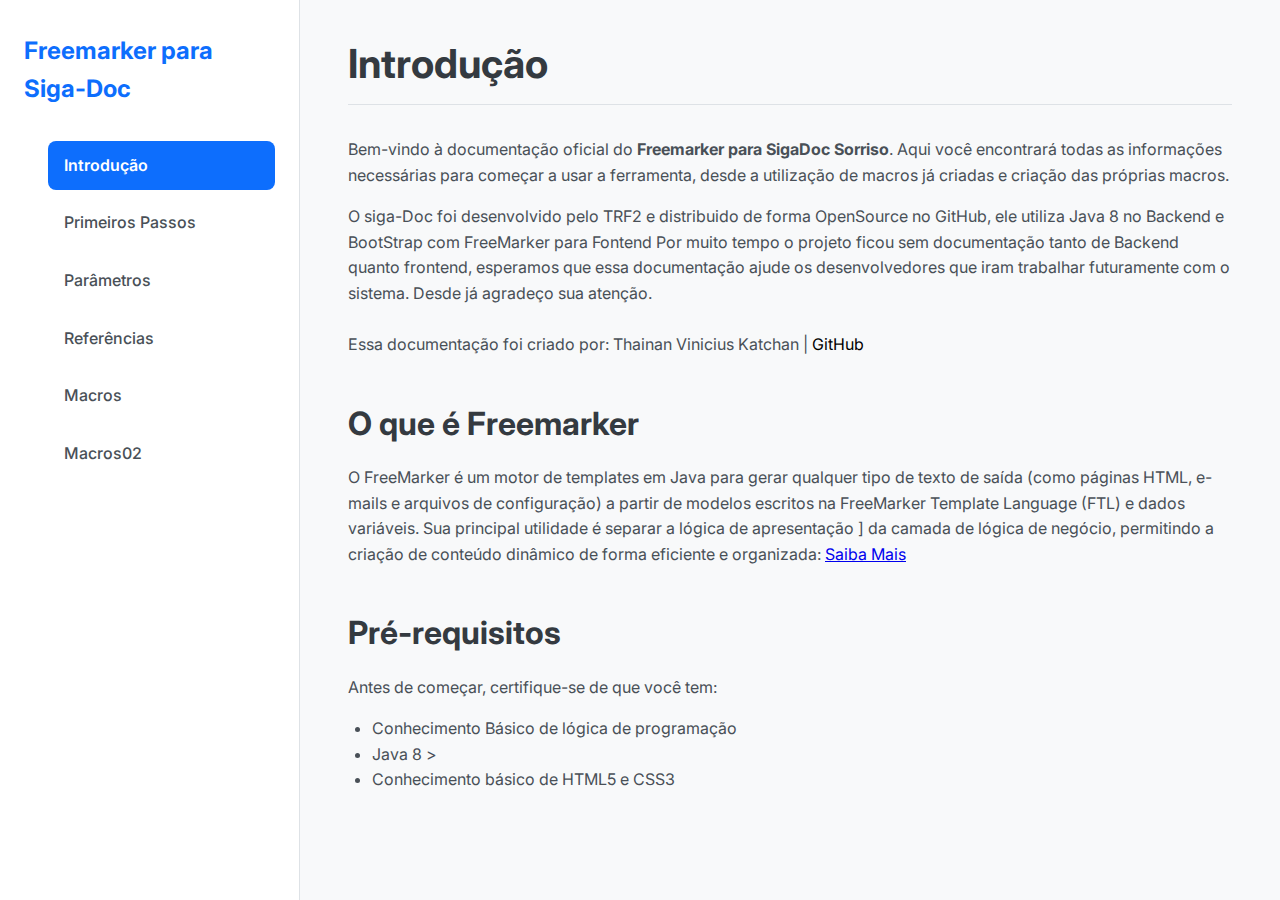
<file: Index.html>
<!DOCTYPE html>
<html lang="pt-BR">
<head>
    <meta charset="UTF-8">
    <meta name="viewport" content="width=device-width, initial-scale=1.0">
    <title>FreeMarker Sigadoc</title>
    <link rel="preconnect" href="https://fonts.googleapis.com">
    <link rel="preconnect" href="https://fonts.gstatic.com" crossorigin>
    <link href="https://fonts.googleapis.com/css2?family=Inter:wght@400;500;600;700&display=swap" rel="stylesheet">
    <link rel="stylesheet" href="style.css">
</head>
<body>

    <button class="menu-toggle" id="menu-toggle">
        <svg xmlns="http://www.w3.org/2000/svg" width="24" height="24" viewBox="0 0 24 24" fill="none" stroke="currentColor" stroke-width="2" stroke-linecap="round" stroke-linejoin="round"><line x1="3" y1="12" x2="21" y2="12"></line><line x1="3" y1="6" x2="21" y2="6"></line><line x1="3" y1="18" x2="21" y2="18"></line></svg>
    </button>
    
    <aside class="sidebar" id="sidebar">
        <div class="sidebar-header">
            Freemarker para Siga-Doc
        </div>
        <nav id="doc-nav">
            <ul>
                <li><a href="#introducao" class="nav-link active">Introdução</a></li>
                <li><a href="#primeiros-passos" class="nav-link">Primeiros Passos</a></li>
                <li><a href="#componentes" class="nav-link">Parâmetros</a></li>
                <li><a href="#api" class="nav-link">Referências</a></li>
                <li><a href="#contribuindo" class="nav-link">Macros</a></li>
                <li><a href="#contribuindo" class="nav-link">Macros02</a></li>
            </ul>
        </nav>
    </aside>

    <main class="main-content">
        <!-- Seção de Introdução -->
        <section id="introducao" class="content-section active">
            <h1>Introdução</h1>
            <p>Bem-vindo à documentação oficial do <strong>Freemarker para SigaDoc Sorriso</strong>. Aqui você encontrará todas as informações necessárias para começar a usar a ferramenta, desde a utilização de macros já criadas e criação das próprias macros.</p>
            <p>O siga-Doc foi desenvolvido pelo TRF2 e distribuido de forma OpenSource no GitHub, ele utiliza Java 8 no Backend e BootStrap com FreeMarker para Fontend
               Por muito tempo o projeto ficou sem documentação tanto de Backend quanto frontend, esperamos que essa documentação ajude os desenvolvedores que iram trabalhar futuramente com o sistema.
               Desde já agradeço sua atenção.
            </br></br>
               Essa documentação foi criado por: Thainan Vinicius Katchan | <a style="text-decoration: none; color: black;" href="https://github.com/ThainanViniciusKatchan">GitHub</a>   
            </p>

            <h2>O que é Freemarker</h2>
            <p>O FreeMarker é um motor de templates em Java para gerar qualquer tipo de texto de saída (como páginas HTML, e-mails e arquivos de configuração) 
                a partir de modelos escritos na FreeMarker Template Language (FTL) e dados variáveis. Sua principal utilidade é separar a lógica de apresentação ]
                da camada de lógica de negócio, permitindo a criação de conteúdo dinâmico de forma eficiente e organizada:
                <a href="https://freemarker.apache.org/index.html">Saiba Mais</a></p>

            <h2>Pré-requisitos</h2>
            <p>Antes de começar, certifique-se de que você tem:</p>
            <ul>
                <li>Conhecimento Básico de lógica de programação</li>
                <li>Java 8 ></li>
                <li>Conhecimento básico de HTML5 e CSS3</li>
            </ul>
        </section>

        <!-- Seção de Primeiros Passos -->
        <section id="primeiros-passos" class="content-section">
            <h1>Primeiros Passos</h1>
            <p>Siga estes passos para urilizar o FreeMarker em seu ambiente local.</p>

            <h2>Principais Macros (Já existentes no Siga-Doc)</h2>

            <h3>Macro Entrevista</h3>
            <p>Essa macro serve para a criaçõa de formulários, ela faz o trabalho de reconhecer as marcos de campo e traduzir para
                código html com BootStrap.
            </p>
            <pre>
                <code>
[@Entrevista]
[/@Entrevista]
                </code>
            </pre>
            
            <h3>Macro Documento</h3>
            <p> A macro Documento tem o papel de receber códigos HTML5 e CSS3, básicamente é ela quem vai mostrar seu modelo pronto formato de PDF. 
                
            </p>
            <pre>
                <code>
[@documento]
[/@documento]
                </code>
            </pre>

            <h3>Macro Cabeçalho</h3>
            <p>Essa macro é responsável por mostrar um cabeçalho no seu documento, por padrão o sistema vem com algun modelos prontos,
                como a macro [@EstiloBrasaoCentralizado], além de montar e exibir um cabeçalho essa macro também é responsável pela númeração das páginas,
                mostrar a classificação documental, receber o tipo de documento, e pode receber alguns parâmetros personalizados, como exibir a data na parte de
                cima ou de baixo do documento. 
            </p>
            <pre>
                <code>
[@EstiloBrasaoCentralizado]
[/@EstiloBrasaoCentralizado]
                </code>
            </pre>

            <h3>Macro Campo</h3>
            <p>A macro [@Campo] de forma geral é o que vai formar seu formulário, elas são responsáveis por criar inputs de diversos tipos,
                como texto, número, email, cpf, .etc, abordaremos para a frete os tipos de inputs que o sistema suporta nativamente. 
            </br></br>
            Perceba que essa macro se ínicia e fecha na mesma linha, sem a necessidade de um corpo.
            </p>
            <pre>
                <code>
[@campo/]
                </code>
            </pre>
            
        </section>

        <!-- Seção de Componentes -->
        <section id="componentes" class="content-section">
            <h1>Componentes</h1>
            <p>O projeto oferece uma variedade de componentes reutilizáveis para agilizar seu desenvolvimento.</p>

            <h2>Botão (Button)</h2>
            <p>Um componente de botão versátil que suporta vários estilos e eventos.</p>
            <pre><code>import { Button } from 'meu-projeto/ui';

function MeuApp() {
  return &lt;Button onClick={() => alert('Clicado!')}&gt;Clique Aqui&lt;/Button&gt;;
}</code></pre>
            
            <h2>Cartão (Card)</h2>
            <p>Use o componente Card para exibir conteúdo em um container visualmente agradável.</p>
            <pre><code>import { Card } from 'meu-projeto/ui';

function PerfilUsuario() {
  return (
    &lt;Card title="Usuário"&gt;
      &lt;p&gt;Este é o conteúdo dentro do card.&lt;/p&gt;
    &lt;/Card&gt;
  );
}</code></pre>
        </section>

        <!-- Seção de API -->
        <section id="api" class="content-section">
            <h1>Referência da API</h1>
            <p>Detalhes sobre os principais métodos disponíveis na nossa API.</p>
            
            <h3><code>meuProjeto.fetchData(id)</code></h3>
            <p>Busca dados de um recurso específico pelo ID.</p>
            <ul>
                <li><strong>Parâmetros:</strong> <code>id</code> (string) - O identificador único do recurso.</li>
                <li><strong>Retorna:</strong> Uma <code>Promise</code> que resolve com os dados do recurso.</li>
            </ul>
            <pre><code>meuProjeto.fetchData('user-123')
  .then(data => {
    console.log('Dados recebidos:', data);
  })
  .catch(error => {
    console.error('Falha ao buscar dados:', error);
  });</code></pre>
        </section>
        
        <!-- Seção de Contribuição -->
        <section id="contribuindo" class="content-section">
            <h1>Como Contribuir</h1>
            <p>Ficamos felizes com o seu interesse em contribuir! O projeto é de código aberto e qualquer ajuda é bem-vinda.</p>
            
            <h2>Reportando Bugs</h2>
            <p>Se você encontrar um bug, por favor, abra uma "issue" em nosso repositório no GitHub. Inclua o máximo de detalhes possível, como a versão que você está usando, os passos para reproduzir o erro e o que você esperava que acontecesse.</p>
            
            <h2>Sugestão de Melhorias</h2>
            <p>Para sugerir novas funcionalidades ou melhorias, você também pode abrir uma "issue" descrevendo sua ideia. Adoramos ouvir o feedback da comunidade!</p>
            
            <h2>Enviando um Pull Request</h2>
            <p>Para contribuir com código, siga os seguintes passos:</p>
            <ol>
                <li>Faça um "fork" do repositório.</li>
                <li>Crie uma nova "branch" para sua feature (<code>git checkout -b minha-feature</code>).</li>
                <li>Faça o "commit" de suas alterações (<code>git commit -m 'Adiciona nova feature'</code>).</li>
                <li>Envie para a sua branch (<code>git push origin minha-feature</code>).</li>
                <li>Abra um Pull Request no repositório principal.</li>
            </ol>
        </section>
    </main>

    <script src="script.js"></script>
</body>
</html>
</file>
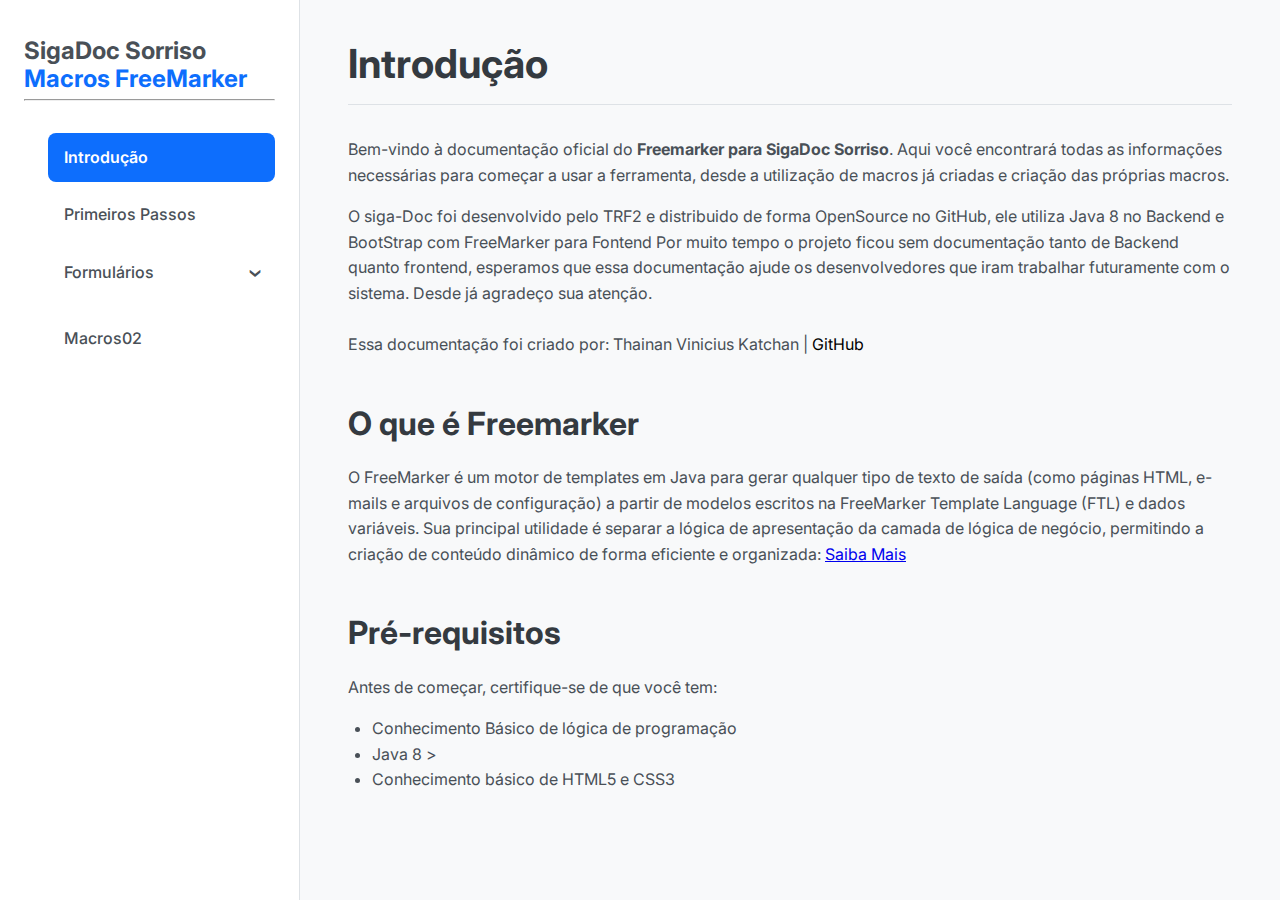
<file: index.html>
<!DOCTYPE html>
<html lang="pt-BR">

<head>
    <meta charset="UTF-8">
    <meta name="viewport" content="width=device-width, initial-scale=1.0">
    <title>FreeMarker Sigadoc</title>
    <link rel="preconnect" href="https://fonts.googleapis.com">
    <link rel="preconnect" href="https://fonts.gstatic.com" crossorigin>
    <link href="https://fonts.googleapis.com/css2?family=Inter:wght@400;500;600;700&display=swap" rel="stylesheet">
    <link rel="stylesheet" href="style.css">
</head>

<body>

    <button class="menu-toggle" id="menu-toggle">
        <svg xmlns="http://www.w3.org/2000/svg" width="24" height="24" viewBox="0 0 24 24" fill="none"
            stroke="currentColor" stroke-width="2" stroke-linecap="round" stroke-linejoin="round">
            <line x1="3" y1="12" x2="21" y2="12"></line>
            <line x1="3" y1="6" x2="21" y2="6"></line>
            <line x1="3" y1="18" x2="21" y2="18"></line>
        </svg>
    </button>

    <aside class="sidebar" id="sidebar">
        <div class="sidebar-header">
            <p style="margin-bottom: -10px;">SigaDoc Sorriso</p>
            Macros FreeMarker
            <hr>
        </div>
        <nav id="doc-nav">
            <ul>
                <li><a href="#introducao" class="nav-link active">Introdução</a></li>
                <li><a href="#primeiros-passos" class="nav-link">Primeiros Passos</a></li>

                <li class="dropdown">
                    <a href="#Entrevista" class="nav-link dropdown-toggle">Formulários</a>
                    <ul class="dropdown-menu">
                        <li><a href="#Entrevista" class="nav-link" style="margin-top: 5px;">Macro Campo</a></li>
                        <li><a href="#api" class="nav-link">Macro Entrevista e Grupo</a></li>
                        <li><a href="#contribuindo" class="nav-link">Usando HTML no formulário</a></li>
                        <li><a href="#FreeMarkerForm" class="nav-link">Usando freemarker no formulário</a></li>
                    </ul>
                </li>
                <li><a href="#macros02" class="nav-link">Macros02</a></li>
            </ul>
        </nav>
    </aside>

    <main class="main-content">
        <section id="introducao" class="content-section active">
            <h1>Introdução</h1>
            <p>Bem-vindo à documentação oficial do <strong>Freemarker para SigaDoc Sorriso</strong>. Aqui você
                encontrará todas as informações necessárias para começar a usar a ferramenta, desde a utilização de
                macros já criadas e criação das próprias macros.</p>
            <p>O siga-Doc foi desenvolvido pelo TRF2 e distribuido de forma OpenSource no GitHub, ele utiliza Java 8 no
                Backend e BootStrap com FreeMarker para Fontend
                Por muito tempo o projeto ficou sem documentação tanto de Backend quanto frontend, esperamos que essa
                documentação ajude os desenvolvedores que iram trabalhar futuramente com o sistema.
                Desde já agradeço sua atenção.
                </br></br>
                Essa documentação foi criado por: Thainan Vinicius Katchan | <a target="_blank"
                    style="text-decoration: none; color: black;"
                    href="https://github.com/ThainanViniciusKatchan">GitHub</a>
            </p>

            <h2>O que é Freemarker</h2>
            <p>O FreeMarker é um motor de templates em Java para gerar qualquer tipo de texto de saída (como páginas
                HTML, e-mails e arquivos de configuração)
                a partir de modelos escritos na FreeMarker Template Language (FTL) e dados variáveis. Sua principal
                utilidade é separar a lógica de apresentação
                da camada de lógica de negócio, permitindo a criação de conteúdo dinâmico de forma eficiente e
                organizada:
                <a target="_blank" href="https://freemarker.apache.org/index.html">Saiba Mais</a>
            </p>

            <h2>Pré-requisitos</h2>
            <p>Antes de começar, certifique-se de que você tem:</p>
            <ul>
                <li>Conhecimento Básico de lógica de programação</li>
                <li>Java 8 ></li>
                <li>Conhecimento básico de HTML5 e CSS3</li>
            </ul>
        </section>

        <section id="primeiros-passos" class="content-section">

            <h1>Primeiros Passos</h1>
            <p>Siga estes passos para utilizar o FreeMarker em seu ambiente local.</p>

            <h2>Principais Macros (Já existentes no Siga-Doc)</h2>
            <hr>
            <h3 id="campoPrimeirosPassos">Macro Campo</h3>
            <p>A macro [@campo/] de forma geral é o que vai formar seu formulário, elas são responsáveis por criar
                inputs de diversos tipos,
                como texto, número, email, cpf, .etc, abordaremos para a frete os tipos de inputs que o sistema suporta
                nativamente.
                </br></br>
                Perceba que essa macro se ínicia e fecha na mesma linha, sem a necessidade de um corpo.
            </p>

            <pre>
                <code>
[@campo/]</code>
            </pre>
            <hr>
            <h3 id="campoPrimeirosPassos">Macro Grupo</h3>
            <p>A macro [@grupo/] ajuda a organizar seus campos em grupos com um titulo e separados por uma linha, ela
                contem um corpo, onde ficara as macros de campo.
            </p>
            <pre>
                <code>
[@grupo]
[/@grupo]</code>

            </pre>
            <hr>
            <h3 id="EntrevistaPrimeirosPassos">Macro Entrevista</h3>
            <p>Essa macro serve para a criaçõa de formulários, ela faz o trabalho de reconhecer as marcos de campo e
                traduzir para
                código html com BootStrap.
            </p>
            <pre>
                <code>
[@Entrevista]
[/@Entrevista]</code>
            </pre>
            <hr>
            <h3>Macro Documento</h3>
            <p> A macro Documento tem o papel de receber códigos HTML5 e CSS3, básicamente é ela quem vai mostrar seu
                modelo pronto formato de PDF.

            </p>
            <pre>
                <code>
[@documento]
[/@documento]</code>
            </pre>
            <hr>
            <h3>Macro Cabeçalho</h3>
            <p>Essa macro é responsável por mostrar um cabeçalho no seu documento, por padrão o sistema vem com algun
                modelos prontos,
                como a macro [@estiloBrasaoCentralizado], além de montar e exibir um cabeçalho essa macro também é
                responsável pela númeração das páginas,
                mostrar a classificação documental, receber o tipo de documento, e pode receber alguns parâmetros
                personalizados, como exibir a data na parte de
                cima ou de baixo do documento.
            </p>
            <pre>
                <code>
[@estiloBrasaoCentralizado]
[/@estiloBrasaoCentralizado]</code>
            </pre>
        </section>

        <!-- Parte sobre Formulários -->
        <section id="Entrevista" class="content-section">
            <h1>Como usar a macro [@campo/]</h1>
            <p>Como dito anteriormente a macro [@campo/] não terá um corpo ela ínicia e acaba na mesma linha sendo
                fechada por uma "/",
                Essa macro suporta alguns parâmetros os quais podem variar dependendo do tipo do campo, porém todos os
                campos compartilham parâmetros entre eles os quais são:
                </br></br>
            <details>
                <summary class="DropTextclick">Parâmetros</summary>
                <div style="margin-left: 8px;">
                    <strong>tipo=""</strong></br>
                    <strong>var=""</strong></br>
                    <strong>titulo=""</strong></br>
                    <strong>default=""</strong></br>
                    <strong>obrigatorio=""</strong></br>
                    <strong>maxcaracteres=""</strong></br>
                    <strong>reler=""</strong></br>
                    <strong>atts=""</strong></br>
                </div>
            </details>
            </p>

            <h2>Parâmetro (tipo)</h2>
            <p>Como o próprio nome descreve, nele você irá escolher o tipo de campo, podendo ser:
            <details>
                <summary class="DropTextclick">Tipos de Campo</summary>
                <ol style="text-align: start; padding-bottom: 10px; margin-left: 8px;">
                    <li><strong>texto:</strong> Campo de texto padrão</li>
                    <li><strong>numero:</strong> Campo de texto para entrada de número inteiro</li>
                    <li><strong>oculto:</strong> Campo do tipo "hidden" do HTML</li>
                    <li><strong>cpf:</strong> Campo de texto para entrada de CPF</li>
                    <li><strong>memo:</strong> Campo do tipo "textarea" do HTML</li>
                    <li><strong>editor:</strong> Campo para mostrar o CKEditor</li>
                    <li><strong>cnpj:</strong> Campo de texto para entrada de CNPJ</li>
                    <li><strong> selecao:</strong> Campo do tipo "select" do HTML, para as opções se usa o parâmetro
                        <strong>opcao=""</strong> separando as opções por <strong>";"</strong>:
                    </li>
                    <br>
                    <strong>Exemplo de campo do tipo selecao:</strong>
                    <pre>
                                <code>
[@campo tipo="selecao" opcao="1;2;3;4" /]</code>
                            </pre>
                    <li><strong> pessoa:</strong> Campo de seleção de pessoas cadastradas no sistema</li>
                    <li><strong> lotacao:</strong> Campo de seleção de lotação cadastradas no sistema</li>
                    <li><strong> cossignatario:</strong> Campo para seleção de cossignatário (será automaticamente
                        incluído na lista de cossignatários do documento)</li>
                    <li><strong> data:</strong> Campo de texto para entrada de data</li>
                    <li><strong> hora:</strong> Campo de texto para entrada de hora</li>
                    <li><strong> valor:</strong> Campo de texto para entrada de valor monetário</li>
                    <li><strong> radio:</strong> Campo do tipo "radio" do HTML</li>
                    <li><strong> checkbox:</strong> Campo do tipo "checkbox" do HTML</li>
                </ol>
            </details>
            Para a maior parte dos campos, funcionara da sequinte forma:
            </p>
            <strong>Exemplo de campo do tipo texto:</strong>
            <pre>
                <code>
[@campo tipo="texto" /]</code>
            </pre>
            <hr>
            <h2>Parâmetro (var)</h2>
            <p>Esse parâmetro será a variável que guardará a informação passada no campo, Evite usar simbulos ou letras
                com acentos no nome.<br>
                As variáveis criadas nos campos podem ser utilizadas para mostrar as informações recebidas no documento.
            </p>
            <strong>Exemplo de como usar o parâmetro var:</strong>
            <pre>
                <code>
[@campo tipo="selecao" <strong>var="ValorSelecionado"</strong> opcao="1;2;3;4" /]</code>
            </pre>
            <hr>
            <h2>Parâmetro (Titulo)</h2>
            <p>Esse parâmetro funciona como o label do html, sendo assim ele será o titulo acima do seu input.<br>
                Usar nomes claros para os títulos ajudam na utilização do formulário.
            </p>
            <strong>Exemplo de como usar o parâmetro titulo:</strong>
            <pre>
                <code>
[@campo <strong>titulo="Gênero dos destinatários"</strong> tipo="selecao" var="Genero" opcao="Masculino;Feminino" /]</code>
            </pre>
            <hr>
            <h2>Parâmetro (default)</h2>
            <p>ele servirá para caso você precise adicionar um valor por padrão a um campo, por exemplo, se precisar que
                o campo já comece com o número 1, pode passa
                o parâmetro da seguinte forma <strong>default="1"</strong>, para alguns campos o default precisa ser
                passado sem aspas.
            </p>
            <strong>Exemplo de como usar o parâmetro default:</strong>
            <pre>
                <code>
[@campo titulo="digite um número" tipo="numero" var="numeroDigitado" <strong>default=1</strong> /]</code>
            </pre>
            <p>Desta forma seu campo sempre iniciará com o número 1 digitado.
            </p>
            <hr>
            <h2>Parâmetro (obrigatorio)</h2>
            <p>ele funciona como uma abstração de um parâmetro HTML funcionando como <strong>required</strong>,
                se caso o campo não for preenchido e o formulário finalizado o campo ficara com suas bordas vermelhas e
                aparecerá uma mensagem dizendo que ele é obrigatório
            </p>
            <strong>Exemplo de como usar o parâmetro obrigatorio:</strong>
            <pre>
                <code>
[@campo titulo="digite um número" tipo="numero" var="numeroDigitado" default=1 <strong>obrigatorio="sim"</strong>/]</code>
            </pre>
            <p>Esse parâmetro funciona de duas forma, podendo receber as strings <strong>"sim" ou "não"</strong> ou
                valores booleanos <strong>true ou false</strong>,
                isso dependerá do tipo de campo escolhido.
            </p>
            <hr>
            <h2>Parâmetro (maxcaracteres)</h2>
            <p>Este é um limitador de caracteres, deixando com que o usuário não consiga digitar nada além do que foi
                definido, por exemplo, se você definir para que
                o campo receba somente 10 caracteres <strong>maxcaracteres="10"</strong> o usuário não conseguira
                digitar nada acima de 10 caracteres.
            </p>
            <strong>Exemplo de como usar o parâmetro maxcaracteres:</strong>
            <pre>
                <code>
[@campo titulo="digite um número" tipo="numero" var="numeroDigitado" default=1 obrigatorio="sim" <strong>maxcaracteres="10"</strong> /]</code>
            </pre>
            <hr>
            <h2>Parâmetro (reler)</h2>
            <p>Esse parâmetro é realiza um reload da página para que um novo campo ou um novo dado seja mostrado ou
                inserido, por exemplo, se você quiser que uma informação
                do backend seja exibida no front e ela não vier automaticamente, adicione um reler ao campo, que ao ser
                selecionado e perder o foco a página reinicia para
                exibir a nova informação.
            </p>
            <strong>Exemplo de como usar o parâmetro reler:</strong>
            <pre>
                <code>
[@campo titulo="digite um número" tipo="numero" var="numeroDigitado" default=${data_hora} obrigatorio="sim" maxcaracteres="10" <strong>reler=true</strong>/]</code>
            </pre>
            <hr>
            <h2>Parâmetro (atts)</h2>
            <p>diferente dos demais esse parâmetro funciona para adicionar parâmetros do html como "readonly, required e
                disabled", no seu formulário do siga, para usar
                é muito simples:<br><br>
                dentro do seu campo adicione: atts="{'required':'required'}"
            </p>
            <strong>Exemplo de como usar o parâmetro atts:</strong>
            <pre>
                <code>
[@campo titulo="Nome do usuário" tipo="texto" var="Nome" default="Thainan Vinicius Katchan" <strong>atts="{'disabled':'disabled'}"</strong> /]</code>
            </pre>
        </section>

        <section id="api" class="content-section">
            <h1>Macro [@entrevista]</h1>
            <p>Uma das macros mais importantes e mais utilizadas do sistema, sem ela não é possível criar novos
                formulários, é dentro do corpo dessa macro que ficara as macros do [@campo] vistos anteriormente,
                param utilizar é muito simples:
            </p>
            <strong>Exemplo de como usar a macro [@entrevista]:</strong>
            <br>
            <pre>
                <code>
[@entrevista]
    [@campo tipo="texto" var="campoTexto" titulo="Campo de texto"  obrigatorio="sim"/]
    [@campo tipo="numero" var="campoNumero" titulo="Campo de Número"  obrigatorio="sim"/]
    [@campo tipo="cpf" var="campoCPF" titulo="Campo de CPF"  obrigatorio="sim"/]
[/@entrevista]</code>
            </pre>
            <hr>
            <h2>Macro [@grupo]</h2>
            <p>Essa macro é um ajuda na organização dos seus campos na macro [@entrevista], eles deixam todos os campos
                dentro do um único grupo contendo um titulo e separados por uma linha
            </p>
            <strong>Exemplo de como usar a macro [@grupo]:</strong>
            <pre>
                <code>
[@entrevista]
    [@grupo titulo="Grupo de campos"]
        [@campo tipo="texto" var="campoTexto" titulo="Campo de texto"  obrigatorio="sim"/]
        [@campo tipo="numero" var="campoNumero" titulo="Campo de Número"  obrigatorio="sim"/]
        [@campo tipo="cpf" var="campoCPF" titulo="Campo de CPF"  obrigatorio="sim"/]
    [/@grupo]
[/@entrevista]</code>
            </pre>
            <Strong>A indentação não é necessária para o funcionamento das macros, mas é sempre bom manter tudo
                organizado!</Strong>
        </section>

        <section id="contribuindo" class="content-section">
            <h1>Como usar HTML5 no formulário</h1>
            <p>Primeiramente vou explicar o por que de usar código HTML junto as macros FreeMarker na macro de
                entrevista,
                por padrão o siga deixa todos os campos do mesmo tamanho e um a baixo do outro, mas vamos supor que por
                uma questão de design ou
                para melhorar a forma como o formulário é preenchido você queria colocar um campo a frente do outro,
                para que isso seja possível,
                você pode usar código HTML, existem duas forma de se fazer isso no siga, por conta do seu layout ser
                feito com BootStrap
                é possível usar HTML puro ou BootStrap, veja os exemplos a baixo de como deve ser feito.
            </p>
            <h3>Usando HTML5 puro:</h3>
            <pre>
                <code>
[@entrevista]
   [@grupo]
      &ltdiv style="display: inline-flex; gap: 10px;"&gt
         [@campo tipo="texto" titulo="Seu Nome" var="Nome" /]
         [@campo tipo="numero" titulo="Sua Idade" var="Idade" /]
         [@campo tipo="selecao" titulo="Seu Sexo" var="Sexo" opcao="Masculino;Feminino" /]
      &lt/div&gt
   [/@grupo]
[/@entrvista]</code>
            </pre>
            <p>
                Dessa forma os campos aparecerão um ao lado do outro com uma margem de 10px de distância um do outro,
                caso você queira que um campo em expecífico seja maior ou menos que os demais, basta criar uma
                <strong>&ltdiv&gt&lt/div&gt</strong>
                entre o campo e adicionar o parâmetro <strong>style="width:;"</strong> e adicionar o tamanho que deseja.
            </p>
            <pre>
                <code>
[@entrevista]
   [@grupo]
      &ltdiv style="display: inline-flex; gap: 10px;"&gt
         &ltdiv style="width: 400px;"&gt 
            [@campo tipo="texto" titulo="Seu Nome" var="Nome" /]
         &lt/div&gt
         [@campo tipo="numero" titulo="Sua Idade" var="Idade" /]
         [@campo tipo="selecao" titulo="Seu Sexo" var="Sexo" opcao="Masculino;Feminino" /]
      &lt/div&gt
   [/@grupo]
[/@entrvista]</code>
            </pre>
            <p>Dessa forma o campo de tipo="texto" será maior que os demais campos.</p>
            <hr>
            <h3>Usando HTML5 com BootStrap:</h3>
            <p>Para exemplificar o BootStrap vou usar os mesmos exemplos acima mas com parâmetros do BootStrap:</p>
            <pre>
                <code>
[@entrevista]
   [@grupo]
      &ltdiv class="d-inline-flex gap-3"&gt
         [@campo tipo="texto" titulo="Seu Nome" var="Nome" /]
         [@campo tipo="numero" titulo="Sua Idade" var="Idade" /] 
         [@campo tipo="selecao" titulo="Seu Sexo" var="Sexo" opcao="Masculino;Feminino" /]
      &lt/div&gt
   [/@grupo]
[/@entrvista]</code>
            </pre>
            <p>
                Dessa forma os campos aparecerão um ao lado do outro com uma margem de 10px de distância um do outro,
                caso você queira que um campo em expecífico seja maior ou menos que os demais, basta criar uma
                <strong>&ltdiv&gt&lt/div&gt</strong>
                entre o campo e adicionar o parâmetro <strong>class="w-50 p-3"</strong>, Por conta de limitações de
                tamanho do BootStrap,
                Deixei o campo com 50% do tamanho total da página, mas segundo a documentação do BootStrap é possível
                deixar com
                25, 50, 75 e 100% do total da página, mudando o número após o w pelo tamanho desejado.
            </p>
            <pre>
                <code>
[@entrevista]
   [@grupo]
      &ltdiv class="d-inline-flex gap-3"&gt
         &ltdiv class="w-50 p-3"&gt 
            [@campo tipo="texto" titulo="Seu Nome" var="Nome" /]
         &lt/div&gt
         [@campo tipo="numero" titulo="Sua Idade" var="Idade" /]
         [@campo tipo="selecao" titulo="Seu Sexo" var="Sexo" opcao="Masculino;Feminino" /]
      &lt/div&gt
   [/@grupo]
[/@entrvista]
                </code>
            </pre>
            <p>Dessa forma o campo de tipo="texto" será maior que os demais campos.</p>
        </section>

        <section id="FreeMarkerForm" class="content-section">
            <h1>Como usar FreeMarker no Formulário</h1>
            <p>Nesse Tópico vou abordar como se usa o FreeMarker no formulário, permitindo criar campos de forma
                dinâmica adicionando ou removendo eles, calculos e condições, Diferente das macros
                do Siga-Doc as estruturas do Freemarker usam um <strong>#</strong> para serem reconhecidas, sendo Assim
                para usar elas basta adicionar, por exemplo, <strong>[#Estrutura]</strong> fechando da seguinte forma
                <strong>[/#Estrutura]</strong>.
            </p>
            <hr>
            <h3>Condições IF, ELSE IF e ELSE</h3>
            <p>
                No FreeMarker as condições funcionam como em qualquer outra linguagem, se quer que algo seja mostrado
                somente após um valor específico ser inserido, basta adicionar uma condição para isso,
                gerando um caminho bloqueado ou aberto para o que deseja realizar.
            </p>
            <h3>Exemplo de [#if]:</h3>
            <pre><code>[@entrevista]
[@selecao opcoes="Selecione;Sim;Não" var="OpcaoSelecionada" titulo="Deseja mostrar a mensagem?" reler=true/]
[#if OpcaoSelecionada == "Sim"]
    &ltp style="color: orangered;"&gtMensagem de texto ao usuário&lt/p&gt
[/#if]
[/@entrevista]</code></pre>
        <p>Para usar as demais estruturas o conceito é o mesmo, mas somente o [#if] deve ser fechado com [/#if]
            os demais ficaram dependentes da estrutura if, por exemplo:
            <pre><code>[#if Condição]
[#else if Condição]
[#else]
[/#if]</code></pre>

            Perceba que o if foi aberto e fechado e as demaiws estruturas ficaram dentro do seu "corpo".
            <h3>Exemplo de utilização do [#elseif] e [#else]:</h3>
            <pre><code>[@entrevista]
   [@selecao opcoes="Selecione;Sim;Não" var="OpcaoSelecionada" titulo="Deseja mostrar a mensagem?" reler=true/]
   [#if OpcaoSelecionada == "Sim"]
      &ltp style="color: orangered;"&gtMensagem ou campo aparece&lt/p&gt
   [#elseif OpcaoSelecionada == "Não"]
   	&ltp style="color: blue;"&gtOutra mensagem ou campo aparece&lt/p&gt
   [#else]
      &ltp style="color: green;"&gtMensagem ou campo diferente&lt/p&gt
   [/#if]
[/@entrevista]</code></pre>
        </p>
            <hr>
            <h3>Usando o list (Estrutura equivalente ao for)</h3>
            <p>
                Dentro do Freemarker existe a estrutura <strong>list</strong> permitindo iterar dados, para usar é muito
                simples, por exemplo: <strong>[#list]</strong> sendo fechado por um <strong>[/#list]</strong>.
                <br><br>
                Com os formulários a principal utilização do <strong>list</strong> é criar campos dinâmicamente iterando
                um valor numérico,
                Por exemplo, vamos supor que o usuário precisa adicionar vários campos de busca de pessoa no sistema o
                campo [@pessoa],
                para isso ela passa o valor de pessoa que deseja, por exemplo, 5 campos do tipo pessoa, apartir desse
                valor sugirá cinco campos de pesquisa de pessoa.
            </p>
            <h3>Código de Exemplo:</h3>
            <pre><code>[@entrevista]
   [@grupo titulo="Pesquisar Pessoa"]
      [@campo tipo="numero" titulo="Quantas pessoas quer pesquisar?" var="QuantiPessoas" default="0" reler=true/]
      [#if QuantiPessoas??]
        [#list 1..(QuantiPessoas)?number as i] 
          [@pessoa titulo="${i}ºPessoa" var="Pessoa${i}"/]
        [/#list]
      [/#if]
   [/@grupo]
[/@entrevista]</code></pre>
            <p>A função <strong>?number</strong> é utilizada para mostrar ao list que aquela variável é numérica.
                <br><br>
                Neste exemplo a estrutura <strong>list</strong> contará de 1 o exato número digitado.
            </p>
            <hr>
            
            <h3>Criação de variável:</h3>
            <p>Dentro do FreeMarker é possível criar variáveis, são variáveis simples sem tipagem mas com grande utilização,
                para isso basta adicionar <br><strong>[#assign Nome = "SigaSorriso"]</strong>, se você quiser adicionar uma String,
                basta colocar o texto dentro do aspas, se for um número basta digitar o número sem aspas, para utilizar a variável
                adicione ela mo meio de duas chaves com um sinal de sifrão no antes, dessa forma: <strong>${Nome}</strong>.<br><br>
                Assim será possível visualizar a informação contente na variável.
            </p>

                       <pre><code>[@entrevista]
    [#assign Nome = "SigaSorriso"]
    ${SigaSorriso}
[/@entrevista]</code></pre>
            <hr>
            <h3>Calculos com FreeMarker</h3>
            <p>
                Para realizar calculos no FreeMarker você precisa criar uma variável que receba o valor final, usar os
                operadores básicos <strong>+, -, /,*.</strong>, e obviamente os valores para calcular.
            </p>
            <h3>Exemplo de calculo:</h3>
            <pre><code>[#assign variavel = 200 + 1]
[#assign variavel = 200 - 1]
[#assign variavel = 200 / 1]
[#assign variavel = 200 * 2]</code></pre>
            <p>Para realizar Calculo Com variáveis criadas em campos, você terá que fazer uma valição da existencia
                dessas variáveis, neste exemplo adicionei um valor padrão com o Parâmetro <strong>default=0</strong>
                para evitar erro de variável null, outra forma de se fazer isso seria adicionando o a função 
                <strong>?has_content</strong> a condição, neste caso o calculo só iria ocorrer após os dois 
                valores serem preenchidos, segue abaixo os exemplos de código:
            </p>
            <h3>Exemplo com default:</h3>
            <pre><code>[@entrevista]
  [@numero var="N1" titulo="1º Número" reler="sim" default=0 /]
  [@numero var="N2" titulo="2º Número" reler="sim" default=0/]
  [#if N1?? && N2??]
    [#assign Valor = (N1?number) + (N2?number)]
    ${Valor!}
  [/#if]
[/@entrevista]</pre></code>
            <p>Perceba que mesmo não utilizando a função <strong>?has_content</strong> preciso validar a existência
                das variáveis, adicionando <strong>??</strong> a frente da variável, além disso para que o calculo seja feito
                preciso dizer ao Freemarker que nossa variável é númerica, adicionando as variáveis entre parênteses e a função
                <strong>?number</strong> durante o calculo Essa função pode ser usada dentro de <strong>[#if]</strong> também,
                caso a validação dependa de um número.
            </p>
            <h3>Exemplo com ?has_content:</h3>
                        <pre><code>[@entrevista]
  [@numero var="N1" titulo="1º Número" reler="sim" /]
  [@numero var="N2" titulo="2º Número" reler="sim" /]
  [#if N1?has_content && N2?has_content]
    [#assign Valor = (N1?number) + (N2?number)]
    ${Valor!}
  [/#if]
[/@entrevista]</pre></code>
            <p>Agora quando utilizo o <strong>?has_content</strong>, se o valor da variável permanecer vázio, ele não será passado ao Calculo
                evitando assim erros de valor nulo.<br><br>
                E se eu não dizer ao FreeMarker que vamos calcular um número o que acontece?<br>
                Bem, caso isso não ocora, você ira concatenar os valores colocando um a frente do outro, dessa forma,
                <strong>30 + 20</strong> se torna <strong>3020</strong> e não <strong>50 </strong> já que o valor não 
                foi calculado e sim concatenado.
            </p>
            <h3>Exemplo de Concatenação</h3>
            <pre><code>[@entrevista]
  [@numero var="N1" titulo="1º Número" reler="sim" /]
  [@numero var="N2" titulo="2º Número" reler="sim" /]
  [#if N1?has_content && N2?has_content]
    [#assign Valor = (N1) + (N2)]
    ${Valor!}
  [/#if]
[/@entrevista]</pre></code>
            <hr>
            <p>De forma básica são essas as estruturas mais utilizadas dentro da macro de entrevistas, caso queira se aprofundar mais,
                sobre o Freemarker, basta <a target="_blank" href="https://freemarker.apache.org/index.html" style="text-decoration: nome;
                color: black;">clicar aqui</a>
            </p>
        </section>

        <section id="macros02" class="content-section">
            <h1>Macros 02</h1>
            <p>Conteúdo sobre outras macros...</p>
        </section>
    </main>

    <script src="script.js"></script>
</body>

</html>
</file>
<file: style.css>
/* --- Reset Básico e Estilos Globais --- */
:root {
    --cor-fundo: #f8f9fa;
    --cor-texto: #212529;
    --cor-primaria: #0d6efd;
    --cor-primaria-hover: #0b5ed7;
    --cor-sidebar-fundo: #ffffff;
    --cor-borda: #dee2e6;
    --cor-codigo-fundo: #e9ecef;
    --cor-codigo-texto: #343a40;
    --sombra: 0 4px 6px rgba(0, 0, 0, 0.05);
}

* {
    margin: 0;
    padding: 0;
    box-sizing: border-box;
}

body {
    font-family: 'Inter', sans-serif;
    background-color: var(--cor-fundo);
    color: var(--cor-texto);
    line-height: 1.6;
    display: flex;
}

img {
    width: 100%;
    box-shadow: rgba(99, 99, 99, 0.2) 0px 2px 8px 0px;
    border-radius: 5px;
    transition: 0.5s cubic-bezier(0.075, 0.82, 0.165, 1);
}

img:hover {
    box-shadow: rgba(0, 0, 0, 0.24) 0px 3px 8px;
    transition: 0.5s cubic-bezier(0.075, 0.82, 0.165, 1);
}

.DropTextclick {
    cursor: pointer;
    transition: 0.5s cubic-bezier(0.075, 0.82, 0.165, 1);
    width: 150px;
    padding: 2px;
    border-radius: 5px;
}

.DropTextclick:hover {
    margin-left: 5px;
    background-color: var(--cor-primaria);
    color: white;
    transition: 0.5s cubic-bezier(0.075, 0.82, 0.165, 1);
}

/* --- Layout Principal --- */
.container {
    display: flex;
    width: 100%;
    min-height: 100vh;
}

/* --- Sidebar (Menu Lateral) --- */
.sidebar {
    width: 300px;
    background-color: var(--cor-sidebar-fundo);
    border-right: 1px solid var(--cor-borda);
    padding: 2rem 1.5rem;
    position: fixed;
    height: 100%;
    overflow-y: auto;
    transition: transform 0.3s ease-in-out;
}

.sidebar-header {
    margin-bottom: 2rem;
    font-size: 1.5rem;
    font-weight: 700;
    color: var(--cor-primaria);
}

.Avancado {
    background-color: orangered;
    color: white;
    padding: 10px;
    border-radius: 10px;
    margin-top: 10px;
    text-align: center;
    font-size: 18pt;
}

.texto-link {
    color: #212529;
    text-decoration: dashed;
}

.texto-link:hover {
    color: #181a1d;
    text-decoration: underline;
}

.sidebar nav ul {
    list-style: none;
}

.sidebar nav li {
    margin-bottom: 0.5rem;
}

.sidebar nav a {
    display: block;
    text-decoration: none;
    color: #495057;
    padding: 0.75rem 1rem;
    border-radius: 8px;
    font-weight: 500;
    transition: background-color 0.2s, color 0.2s;
}

.sidebar nav a:hover {
    background-color: #e9ecef;
    color: var(--cor-texto);
}

.sidebar nav a.active {
    background-color: var(--cor-primaria);
    color: white;
    font-weight: 600;
}

/* --- Conteúdo Principal --- */
.main-content {
    flex-grow: 1;
    padding: 2rem 3rem;
    margin-left: 300px; /* Mesmo valor da largura do sidebar */
}

.content-section {
    display: none; /* Seções começam escondidas */
    animation: fadeIn 0.5s ease-in-out;
}

.content-section.active {
    display: block; /* A seção ativa é exibida */
}

@keyframes fadeIn {
    from { opacity: 0; transform: translateY(10px); }
    to { opacity: 1; transform: translateY(0); }
}

h1, h2, h3 {
    margin-bottom: 1rem;
    font-weight: 700;
    color: #343a40;
}

h1 { font-size: 2.5rem; border-bottom: 1px solid var(--cor-borda); padding-bottom: 0.5rem; margin-bottom: 2rem;}
h2 { font-size: 2rem; margin-top: 2.5rem; }
h3 { font-size: 1.5rem; margin-top: 2rem; }
p, ul, ol {
    margin-bottom: 1rem;
    color: #495057;
}

li {
    margin-left: 1.5rem;
}

/* --- Estilo para Blocos de Código --- */
pre {
    background-color: var(--cor-codigo-fundo);
    padding: 1.5rem;
    border-radius: 8px;
    margin: 1.5rem 0;
    border: 1px solid var(--cor-borda);
    
    /* MÁGICA ACONTECENDO AQUI */
    white-space: pre-wrap;      /* Permite que o texto quebre a linha */
    overflow-wrap: break-word;  /* Força a quebra de palavras/textos longos */
    word-wrap: break-word;      /* Alternativa para navegadores mais antigos */
}

code {
    font-family: 'Courier New', Courier, monospace;
    color: var(--cor-codigo-texto);
    font-size: 0.95rem;
}

/* --- Botão para abrir/fechar menu em telas pequenas --- */
.menu-toggle {
    display: none;
    position: fixed;
    top: 15px;
    left: 15px;
    z-index: 1001;
    background: var(--cor-primaria);
    color: white;
    border: none;
    padding: 0.75rem;
    border-radius: 50%;
    cursor: pointer;
    box-shadow: 0 4px 10px rgba(0,0,0,0.2);
}

/* --- Responsividade --- */
@media (max-width: 768px) {
    body {
        flex-direction: column;
    }

    .sidebar {
        transform: translateX(-100%);
        z-index: 1000;
        box-shadow: var(--sombra);
    }

    .sidebar.open {
        transform: translateX(0);
    }
    
    .main-content {
        margin-left: 0;
        padding: 2rem 1.5rem;
    }

    .menu-toggle {
        display: block;
    }
}

/* --- ESTILOS DO NOVO DROPDOWN --- */
.sidebar .dropdown-toggle {
    position: relative;
    cursor: pointer;
}

/* Setinha para indicar o dropdown */
.sidebar .dropdown-toggle::after {
    content: '›';
    position: absolute;
    right: 15px;
    top: 50%;
    font-size: 1.5rem;
    line-height: 1;
    transform: translateY(-50%) rotate(90deg);
    transition: transform 0.3s ease;
}

/* Gira a setinha quando o menu está aberto */
.sidebar .dropdown.open > .dropdown-toggle::after {
    transform: translateY(-50%) rotate(-90deg);
}

.sidebar .dropdown-menu {
    list-style: none;
    padding-left: 1rem; /* Indentação para os itens do submenu */
    max-height: 0; /* Começa fechado */
    overflow: hidden;
    transition: max-height 0.4s ease-in-out; /* Animação suave */
}

/* Estilo dos links dentro do dropdown */
.sidebar .dropdown-menu a {
    padding-top: 0.5rem;
    padding-bottom: 0.5rem;
    font-size: 0.9rem;
}
</file>
